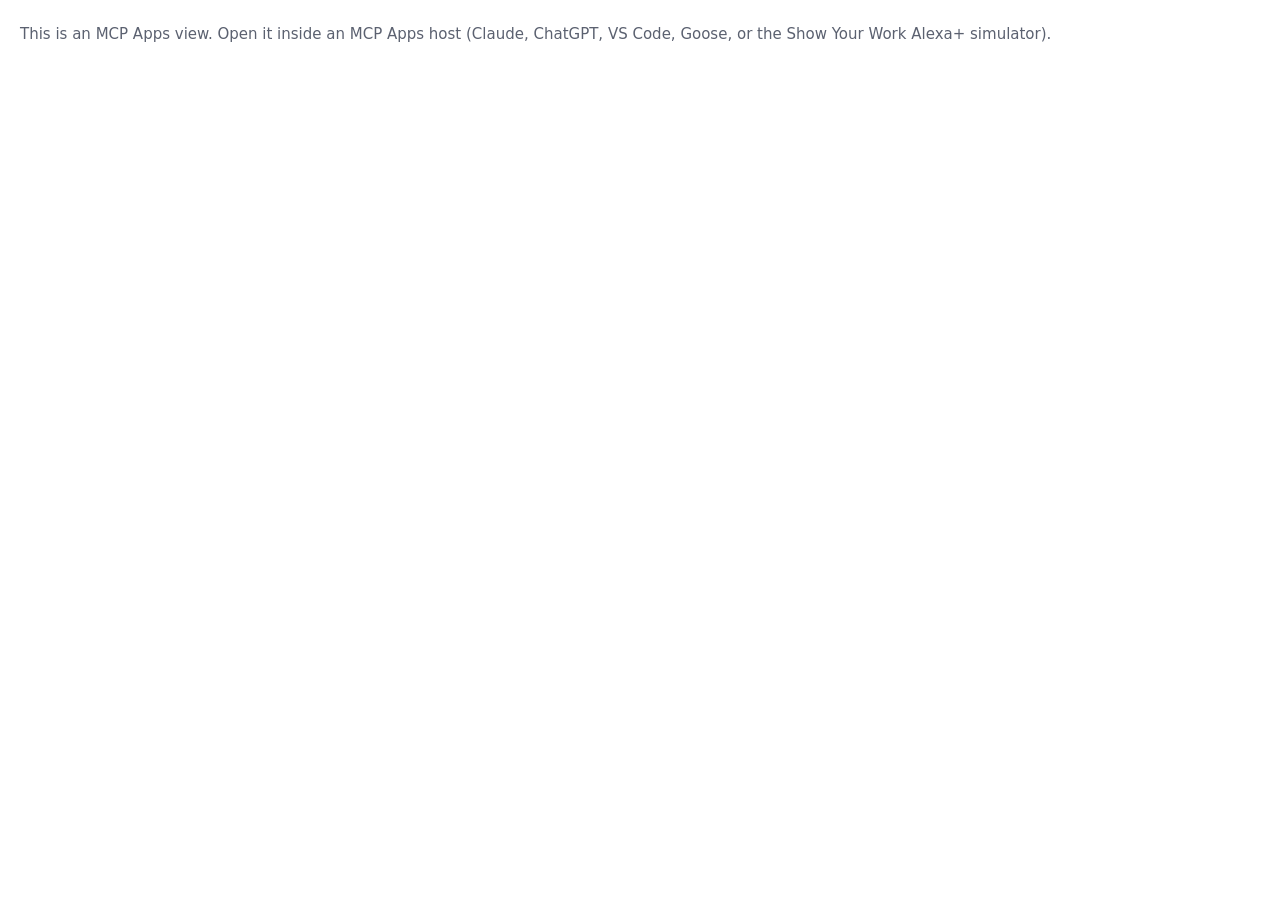
<file: algebraic_compiler/web/card.html>
<!doctype html>
<html lang="en">
<head>
<meta charset="utf-8">
<meta name="viewport" content="width=device-width,initial-scale=1">
<title>Show Your Work certificate</title>
<style>
:root{
  --bg:var(--color-background-primary,#ffffff);
  --bg2:var(--color-background-secondary,#f5f6f8);
  --fg:var(--color-text-primary,#15171c);
  --fg2:var(--color-text-secondary,#5b6170);
  --line:var(--color-border-primary,#e2e5ea);
  --ok:#0b7a54;--ok-bg:#e6f6ef;
  --warn:#9a5200;--warn-bg:#fff3e0;
  --bad:#c0262d;--bad-bg:#fdecec;
  --info:#2458c6;--info-bg:#eaf0fd;
  --radius:var(--border-radius-lg,14px);
  --sans:var(--font-sans,ui-sans-serif,system-ui,-apple-system,"Segoe UI",Roboto,sans-serif);
  --mono:var(--font-mono,ui-monospace,SFMono-Regular,Menlo,Consolas,monospace);
  color-scheme:light dark;
}
:root[data-theme=dark]{
  --bg:var(--color-background-primary,#12151b);--bg2:var(--color-background-secondary,#1b2029);
  --fg:var(--color-text-primary,#eef1f6);--fg2:var(--color-text-secondary,#a3abbb);--line:var(--color-border-primary,#2b3240);
  --ok:#3ccf91;--ok-bg:#0f2a20;--warn:#ffb14a;--warn-bg:#2d2112;--bad:#ff6b70;--bad-bg:#2e1517;--info:#7aa7ff;--info-bg:#152038;
}
@media (prefers-color-scheme:dark){:root:not([data-theme=light]){
  --bg:var(--color-background-primary,#12151b);--bg2:var(--color-background-secondary,#1b2029);
  --fg:var(--color-text-primary,#eef1f6);--fg2:var(--color-text-secondary,#a3abbb);--line:var(--color-border-primary,#2b3240);
  --ok:#3ccf91;--ok-bg:#0f2a20;--warn:#ffb14a;--warn-bg:#2d2112;--bad:#ff6b70;--bad-bg:#2e1517;--info:#7aa7ff;--info-bg:#152038;}}
*{box-sizing:border-box}
html,body{margin:0;background:var(--bg);color:var(--fg);font:15px/1.45 var(--sans)}
body.large{font-size:19px}
.card{padding:18px 20px 16px}
.cols{display:block}
@media (min-width:700px){.cols{display:grid;grid-template-columns:minmax(0,1.35fr) minmax(0,1fr);gap:0 14px;align-items:start}
  .cols .facts{grid-template-columns:1fr;gap:6px;margin-top:10px}
  .cols .fact{display:flex;justify-content:space-between;align-items:baseline;gap:10px;padding:7px 10px}
  .cols .fact span{text-align:right}}
.top{display:flex;align-items:center;gap:10px;flex-wrap:wrap;margin-bottom:8px}
.chip{display:inline-flex;align-items:center;gap:6px;font-weight:650;font-size:.82em;letter-spacing:.04em;text-transform:uppercase;padding:5px 10px;border-radius:999px}
.tone-success .chip{color:var(--ok);background:var(--ok-bg)}
.tone-warning .chip{color:var(--warn);background:var(--warn-bg)}
.tone-danger .chip{color:var(--bad);background:var(--bad-bg)}
.tone-neutral .chip{color:var(--info);background:var(--info-bg)}
.brand{margin-left:auto;color:var(--fg2);font-size:.82em}
h1{font-size:1.45em;line-height:1.2;margin:4px 0 6px;font-weight:700;letter-spacing:-.01em}
.say{color:var(--fg2);margin:0 0 12px}
.box{background:var(--bg2);border:1px solid var(--line);border-radius:var(--radius);padding:12px 14px;margin:10px 0}
.label{font-size:.8em;font-weight:700;letter-spacing:.08em;text-transform:uppercase;color:var(--fg2);margin:0 0 6px}
.eq{font-family:var(--mono);font-size:.98em;margin:1px 0;white-space:pre-wrap;word-break:break-word}
.note{font-size:.82em;color:var(--fg2);margin:6px 0 0}
ol.steps{margin:0;padding-left:1.3em}
ol.steps li{margin:4px 0;font-family:var(--mono);font-size:.95em;white-space:pre-wrap;word-break:break-word}
.hint{border-left:3px solid var(--warn);padding:8px 12px;margin:10px 0;background:var(--warn-bg);border-radius:6px;font-size:.93em}
.facts{display:grid;grid-template-columns:repeat(auto-fit,minmax(150px,1fr));gap:8px;margin:12px 0 4px}
.fact{border:1px solid var(--line);border-radius:10px;padding:8px 10px}
.fact b{display:block;font-size:.78em;letter-spacing:.07em;text-transform:uppercase;color:var(--fg2);font-weight:700}
.fact span{font-family:var(--mono);font-size:.86em;word-break:break-all}
.actions{display:flex;flex-wrap:wrap;gap:8px;margin-top:12px}
button{font:inherit;font-size:.9em;font-weight:600;border-radius:10px;border:1px solid var(--line);background:var(--bg);color:var(--fg);padding:8px 12px;cursor:pointer}
button.primary{background:var(--fg);color:var(--bg);border-color:var(--fg)}
button:disabled{opacity:.5;cursor:default}
button:focus-visible{outline:2px solid var(--info);outline-offset:2px}
#replay{margin:8px 0 0;font-size:.88em;min-height:1.2em}
#replay.ok{color:var(--ok)}#replay.bad{color:var(--bad)}
/* The result of a replay is also marked with a symbol, so it never depends on colour alone. */
#replay.ok::before{content:"✓ "}#replay.bad::before{content:"✗ "}#replay.pending::before{content:"… "}
#replay.ok,#replay.bad{animation:settle .22s ease-out}
@keyframes settle{from{opacity:.25;transform:translateY(3px)}to{opacity:1;transform:none}}
@media (prefers-reduced-motion:reduce){#replay.ok,#replay.bad{animation:none}}
.seal{width:34px;height:34px;flex:none}
details{margin-top:10px}summary{cursor:pointer;color:var(--fg2);font-size:.85em}
pre{font-family:var(--mono);font-size:.8em;max-height:220px;overflow:auto;background:var(--bg2);padding:10px;border-radius:8px;border:1px solid var(--line)}
.empty{color:var(--fg2);padding:24px 20px}
</style>
</head>
<body>
<div id="root" class="empty">Waiting for a result from the host…</div>
<script>
'use strict';
(function(){
  const state = {payload:null, args:null, nextId:1, pending:new Map(), hostContext:{}};
  const inHost = window.parent && window.parent !== window;
  const $ = (tag, attrs, ...kids) => { const el = document.createElement(tag); for (const [k,v] of Object.entries(attrs||{})) { if (k === 'class') el.className = v; else if (k.startsWith('on')) el.addEventListener(k.slice(2), v); else el.setAttribute(k, v); } for (const kid of kids.flat()) if (kid != null) el.append(kid.nodeType ? kid : String(kid)); return el; };

  function send(message){ if (inHost) window.parent.postMessage(message, '*'); }
  function request(method, params){
    const id = state.nextId++;
    send({jsonrpc:'2.0', id, method, params});
    return new Promise((resolve, reject) => {
      state.pending.set(id, {resolve, reject});
      setTimeout(() => { if (state.pending.delete(id)) reject(new Error(method + ' timed out')); }, 30000);
    });
  }
  function notify(method, params){ send({jsonrpc:'2.0', method, params: params || {}}); }

  window.addEventListener('message', event => {
    if (inHost && event.source !== window.parent) return;
    const msg = event.data;
    if (!msg || msg.jsonrpc !== '2.0') return;
    if (msg.id !== undefined && !msg.method) {
      const waiter = state.pending.get(msg.id);
      if (!waiter) return;
      state.pending.delete(msg.id);
      msg.error ? waiter.reject(new Error(msg.error.message || 'Host error')) : waiter.resolve(msg.result);
      return;
    }
    switch (msg.method) {
      case 'ui/notifications/tool-input': state.args = (msg.params || {}).arguments || null; break;
      case 'ui/notifications/tool-result': render(msg.params || {}); break;
      case 'ui/notifications/tool-cancelled': showEmpty('The tool call was cancelled.'); break;
      case 'ui/notifications/host-context-changed': applyContext(msg.params || {}); break;
      case 'ui/resource-teardown': if (msg.id !== undefined) send({jsonrpc:'2.0', id:msg.id, result:{}}); break;
      case 'ping': if (msg.id !== undefined) send({jsonrpc:'2.0', id:msg.id, result:{}}); break;
    }
  });

  function applyContext(ctx){
    Object.assign(state.hostContext, ctx);
    if (ctx.theme) document.documentElement.dataset.theme = ctx.theme;
    const vars = ctx.styles && ctx.styles.variables;
    if (vars) for (const [k, v] of Object.entries(vars)) if (v) document.documentElement.style.setProperty(k, v);
    if (state.hostContext.platform === 'tv' || (ctx.containerDimensions && ctx.containerDimensions.width >= 900)) document.body.classList.add('large');
  }

  function showEmpty(text){ const root = document.getElementById('root'); root.className = 'empty'; root.textContent = text; }

  const chipText = {
    unique_solution:'✓ Verified answer', correct:'✓ Correct · verified', all_steps_valid:'✓ Every step verified',
    error_found:'Mistake found · certified', needs_review:'Needs your confirmation · nothing concluded', incorrect:'Not quite · certified', no_solution:'No solution · certified',
    no_valid_answer:'No valid answer · certified', infinitely_many:'Many solutions · certified', practice:'Practice · key verified',
    progress:'Notebook · re-verified', history:'Notebook', verified:'✓ Replay verified', rejected:'✗ Replay rejected',
    forgery_rejected:'✓ Forgery rejected', no_claim:'No claim made'
  };

  function seal(tone, verdict){
    const color = {success:'var(--ok)', warning:'var(--warn)', danger:'var(--bad)'}[tone] || 'var(--info)';
    const ns = 'http://www.w3.org/2000/svg';
    const svg = document.createElementNS(ns, 'svg'); svg.setAttribute('viewBox', '0 0 40 40'); svg.setAttribute('class', 'seal'); svg.setAttribute('aria-hidden', 'true');
    svg.innerHTML = '<circle cx="20" cy="20" r="17" fill="none" stroke="' + color + '" stroke-width="2.5" stroke-dasharray="4 2.5"/>' +
      '<circle cx="20" cy="20" r="11" fill="' + color + '" opacity=".16"/>' +
      (verdict === 'needs_review'
        ? '<text x="20" y="27" text-anchor="middle" font-size="20" font-weight="700" fill="' + color + '">?</text>'
        : '<path d="M14 20.5l4 4 8-9" fill="none" stroke="' + color + '" stroke-width="3" stroke-linecap="round" stroke-linejoin="round"/>');
    return svg;
  }

  function render(result){
    const payload = result.structuredContent || null;
    if (!payload || !payload.view) { showEmpty((result.content && result.content[0] && result.content[0].text) || 'No structured result.'); return; }
    state.payload = payload;
    const v = payload.view, tone = v.tone || 'neutral';
    const root = document.getElementById('root');
    root.className = 'card tone-' + tone;
    root.replaceChildren();
    root.append($('div', {class:'top'}, seal(tone, v.verdict), $('span', {class:'chip'}, chipText[v.verdict] || v.verdict), $('span', {class:'brand'}, 'Show Your Work · exact over ℚ')));
    root.append($('h1', {}, v.title || ''));
    if (v.detail) root.append($('p', {class:'say'}, v.detail));
    const main = $('div', {}), side = $('div', {});
    root.append($('div', {class:'cols'}, main, side));
    const t = v.translation;
    if (t) {
      const box = $('div', {class:'box'}, $('p', {class:'label'}, 'What I understood — please check'));
      if (t.question) box.append($('p', {class:'note', style:'margin:0 0 6px'}, '“' + t.question + '”'));
      if (t.equations) t.equations.forEach((e, i) => box.append($('div', {class:'eq'}, '(' + (i + 1) + ')  ' + e)));
      if (t.steps) t.steps.forEach((line, i) => box.append($('div', {class:'eq'}, 'Line ' + (i + 1) + ':  ' + line.join(' ;  '))));
      box.append($('p', {class:'note'}, 'Unknowns: ' + t.unknowns.join(', ') + ' · ' + t.domain + '. Turning words into equations is the only AI step; everything after is exact and independently checked.'));
      main.append(box);
    }
    if (v.steps && v.steps.length) {
      main.append($('div', {class:'box'}, $('p', {class:'label'}, payload.kind === 'progress' || payload.kind === 'history' ? 'Recent' : 'Proof you can check'),
        $('ol', {class:'steps'}, v.steps.map(s => $('li', {}, s)))));
    }
    if (v.hint) side.append($('div', {class:'hint'}, v.hint));
    if (v.reveal) {
      const out = $('p', {class:'eq', role:'status', hidden:''}, v.reveal);
      const btn = $('button', {onclick: () => { out.hidden = false; btn.remove(); }}, payload.kind === 'practice' ? 'Reveal answer key' : 'Reveal the verified answer');
      side.append($('div', {class:'actions'}, btn), out);
    }
    const facts = v.facts && v.facts.length ? $('div', {class:'facts'}, v.facts.map(f => $('div', {class:'fact'}, $('b', {}, f.label), $('span', {}, f.value)))) : null;
    if (payload.bundle) {
      const status = $('p', {id:'replay', role:'status', 'aria-live':'polite'}, payload.replay ? `Checked by the independent verifier: ${payload.replay.checks_passed}/${payload.replay.checks_total} checks.` : '');
      const replay = $('button', {class:'primary', onclick: () => call('verify_certificate', {bundle: payload.bundle}, status, r => {
        const rep = r.replay || {}; return [rep.certificate_verified, rep.certificate_verified ? `Replayed just now: ${rep.checks_passed}/${rep.checks_total} independent checks passed.` : 'Replay rejected: ' + (rep.message || rep.code)];
      })}, 'Replay verifier');
      const forge = $('button', {onclick: () => call('forgery_check', {bundle: payload.bundle}, status, r => {
        const rep = r.replay || {}; return [!rep.certificate_verified, rep.certificate_verified ? 'UNEXPECTED: forged certificate accepted.' : `Forgery rejected: changed one number, recomputed the hash — still caught (${rep.message || rep.code}).`];
      })}, 'Try a forgery');
      side.append($('div', {class:'actions'}, replay, forge), status);
    }
    if (facts) side.append(facts);
    if (payload.bundle) side.append($('details', {}, $('summary', {}, 'Portable certificate (JSON)'), $('pre', {}, JSON.stringify(payload.bundle, null, 1))));
    reportSize();
  }

  async function call(name, args, statusEl, interpret){
    if (!inHost) { statusEl.textContent = 'Open this card inside an MCP Apps host to call the verifier.'; return; }
    const buttons = document.querySelectorAll('button'); buttons.forEach(b => b.disabled = true);
    statusEl.className = 'pending'; statusEl.textContent = 'Asking the independent verifier…';
    const started = performance.now();
    try {
      const result = await request('tools/call', {name, arguments: args});
      const [ok, text] = interpret(result.structuredContent || {});
      statusEl.className = ok ? 'ok' : 'bad';
      statusEl.textContent = text + ` (${Math.round(performance.now() - started)} ms)`;
    } catch (error) { statusEl.className = 'bad'; statusEl.textContent = 'Verifier unavailable: ' + error.message; }
    finally { buttons.forEach(b => b.disabled = false); reportSize(); }
  }

  let lastSize = '';
  function measure(){
    const root = document.getElementById('root');
    const width = Math.ceil(document.documentElement.scrollWidth);
    const height = Math.ceil(Math.max(root.getBoundingClientRect().height, root.scrollHeight, document.body.scrollHeight));
    if (!height) return;
    const key = width + 'x' + height; if (key === lastSize) return; lastSize = key;
    notify('ui/notifications/size-changed', {width, height});
  }
  function reportSize(){ measure(); [60, 250, 800].forEach(ms => setTimeout(measure, ms)); }
  new ResizeObserver(measure).observe(document.body);

  async function start(){
    if (!inHost) { showEmpty('This is an MCP Apps view. Open it inside an MCP Apps host (Claude, ChatGPT, VS Code, Goose, or the Show Your Work Alexa+ simulator).'); return; }
    try {
      const init = await request('ui/initialize', {appInfo:{name:'show-your-work-card', version:'0.5.0'},
        appCapabilities:{availableDisplayModes:['inline']}, protocolVersion:'2026-01-26'});
      applyContext((init && init.hostContext) || {});
      notify('ui/notifications/initialized', {});
    } catch (error) { showEmpty('Could not connect to the host: ' + error.message); }
  }
  start();
})();
</script>
</body>
</html>
</file>
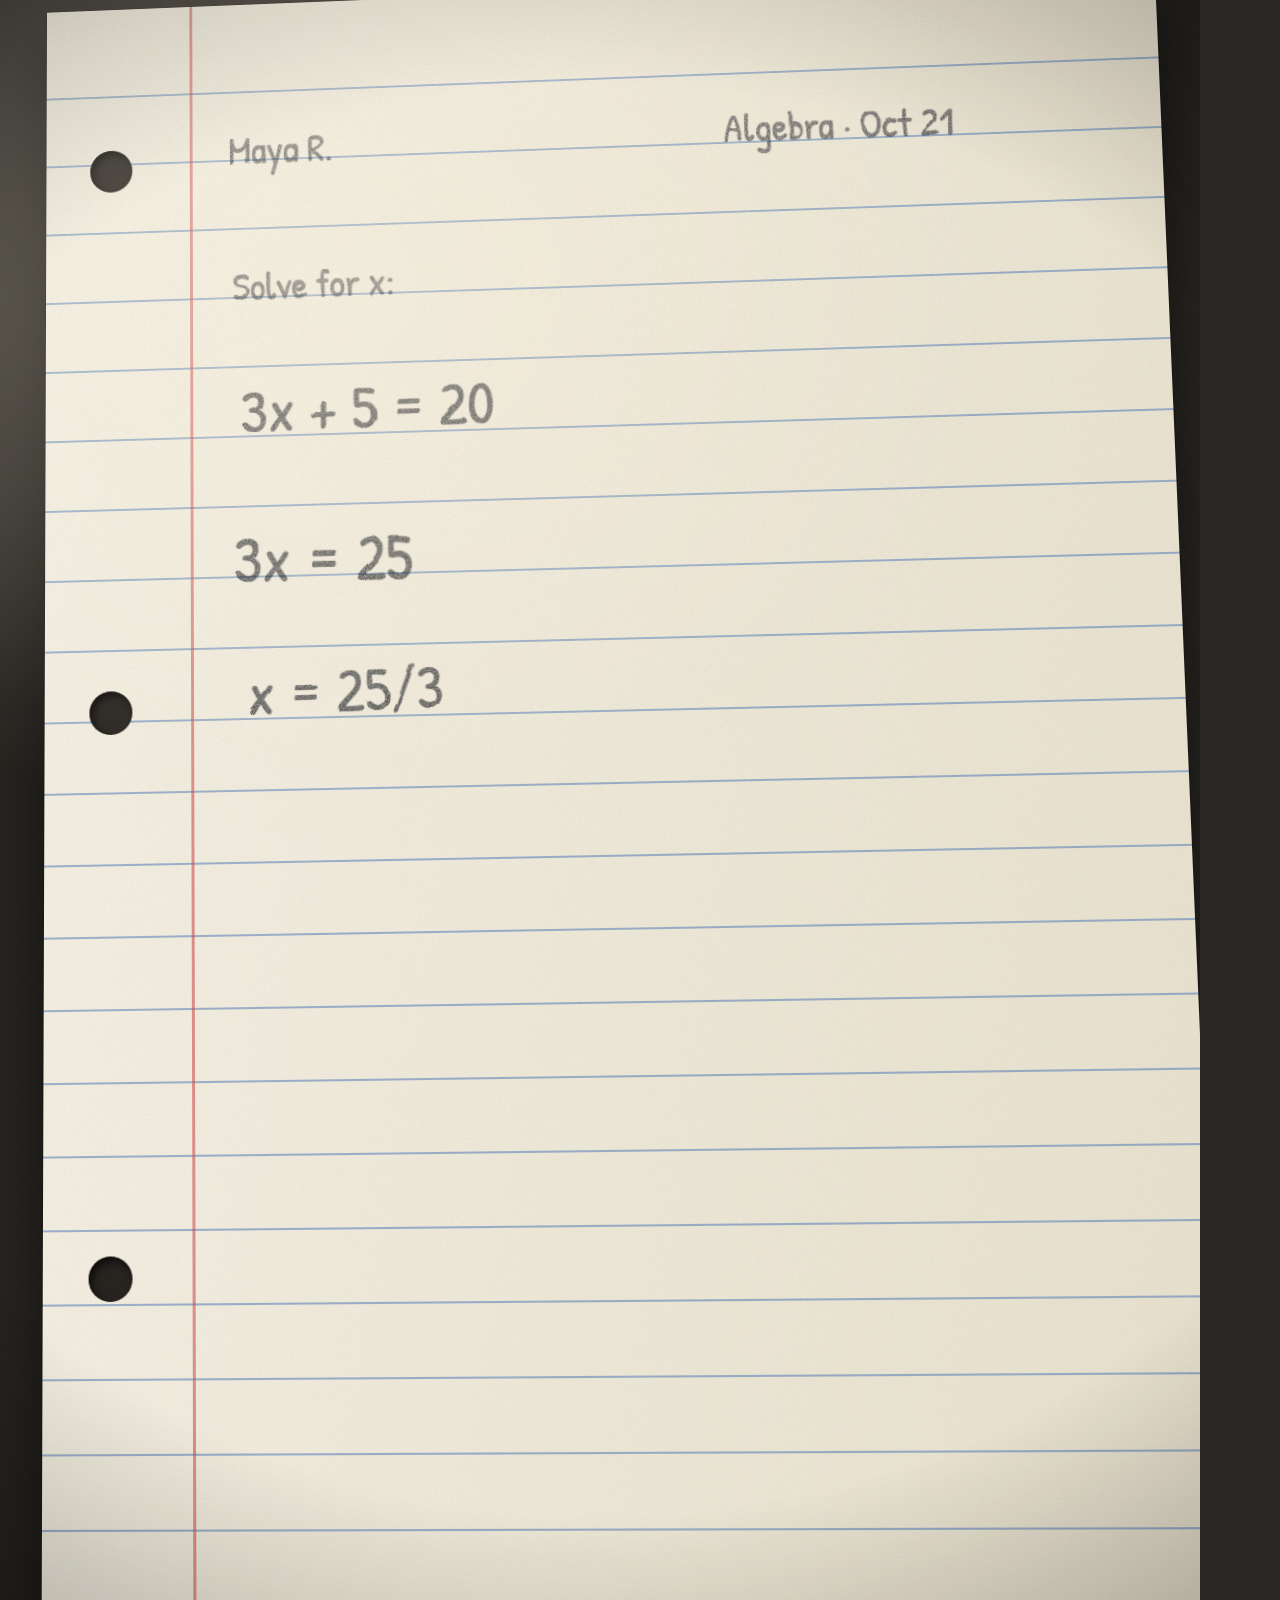
<file: tools/site/sample_sheet.html>
<!doctype html>
<html lang="en">
<head>
<meta charset="utf-8">
<title>Sample homework sheet (rendered, fictional)</title>
<!-- Generator for algebraic_compiler/web/alexa/samples/*.jpg. These are RENDERED pictures of a fictional child's
     pencil work (Maya, Rivera family), not camera photos of a real child. Fonts: Google Fonts (SIL OFL). Build:
       node tools/site/make_samples.mjs
     Pick a sheet with the URL hash: sample_sheet.html#work or #unclear. The page is 1200x1600 CSS pixels. -->
<link rel="preconnect" href="https://fonts.googleapis.com">
<link rel="stylesheet" href="https://fonts.googleapis.com/css2?family=Kalam&family=Patrick+Hand&display=block">
<style>
  html,body{margin:0;background:#2b2926}
  #photo{position:relative;width:1200px;height:1600px;overflow:hidden;
    background:radial-gradient(900px 700px at 20% 15%,#4a463f,#2a2723 70%),#2b2926;filter:blur(.55px) contrast(1.02)}
  /* The page: 72px rules (lines of work sit on them), a red margin, then a little perspective like a phone held above a desk. */
  #page{position:absolute;left:36px;top:-30px;width:1140px;height:1700px;
    transform:perspective(2200px) rotateX(5deg) rotateY(-3.2deg) rotateZ(-1.1deg);transform-origin:50% 40%;
    background:
      linear-gradient(90deg,transparent 150px,rgba(205,70,70,.55) 150px,rgba(205,70,70,.55) 153px,transparent 153px),
      repeating-linear-gradient(180deg,transparent 0,transparent 70px,rgba(86,128,186,.55) 70px,rgba(86,128,186,.55) 72px),
      linear-gradient(100deg,#f6f2e6,#efe9d8 55%,#e9e2cf);
    background-position:0 0,0 22px,0 0;
    box-shadow:0 30px 60px rgba(0,0,0,.55),0 0 0 1px rgba(0,0,0,.12)}
  /* Holes on the left edge. */
  .hole{position:absolute;left:46px;width:44px;height:44px;border-radius:50%;background:#2a2723;box-shadow:inset 3px 4px 8px rgba(0,0,0,.7)}
  .ink{position:absolute;color:#363940;white-space:nowrap;transform-origin:0 80%;mix-blend-mode:multiply;line-height:1;
    text-shadow:0 0 1.1px rgba(59,62,70,.7),.5px .4px 0 rgba(59,62,70,.3);opacity:.94;filter:url(#pencil)}
  .head{font:400 40px/1 'Patrick Hand',cursive;color:#52555f}
  .work{font:400 64px/1 'Patrick Hand',cursive}
  /* The one hard-to-read character: a 5 whose top bar is as round as an S, so it could be either (Kalam draws both alike). */
  .amb{display:inline-block;font:400 62px/1 'Kalam',cursive;transform:translateY(2px) skewX(-7deg)}
  #light{position:absolute;inset:0;pointer-events:none;
    background:radial-gradient(1100px 900px at 28% 18%,rgba(255,246,222,.30),transparent 62%),
      radial-gradient(1500px 1300px at 50% 50%,transparent 55%,rgba(0,0,0,.50) 100%)}
  #grain{position:absolute;inset:0;pointer-events:none;opacity:.22;mix-blend-mode:multiply}
</style>
</head>
<body>
<div id="photo">
  <div id="page"></div>
  <div id="light"></div>
  <svg width="0" height="0" style="position:absolute" aria-hidden="true"><filter id="pencil" x="-5%" y="-20%" width="110%" height="140%">
    <feTurbulence type="fractalNoise" baseFrequency=".035" numOctaves="2" seed="3" result="w"/><feDisplacementMap in="SourceGraphic" in2="w" scale="2.6" result="d"/>
    <feTurbulence type="fractalNoise" baseFrequency="1.1" numOctaves="1" seed="11" result="g"/>
    <feColorMatrix in="g" type="matrix" values="0 0 0 0 0  0 0 0 0 0  0 0 0 0 0  0 0 0 -1.3 1.38" result="mask"/><feComposite in="d" in2="mask" operator="in"/></filter></svg>
  <svg id="grain" width="1200" height="1600" aria-hidden="true"><filter id="n"><feTurbulence type="fractalNoise" baseFrequency=".9" numOctaves="2" seed="7"/><feColorMatrix values="0 0 0 0 .5  0 0 0 0 .5  0 0 0 0 .5  0 0 0 .9 0"/></filter><rect width="100%" height="100%" filter="url(#n)"/></svg>
</div>
<script>
'use strict';
// Which sheet is drawn comes from the URL hash. In `unclear` the second line ends in a character that is a 5 or an S (in this sheet's own words: the child meant 15).
const SHEETS = {
  work: {lines: ['3x + 5 = 20', '3x = 25', 'x = 25/3']},
  unclear: {lines: ['3x + 5 = 20', '3x = 1<span class="amb">S</span>', 'x = 5']},
};
const sheet = SHEETS[location.hash.slice(1)] || SHEETS.work;
const page = document.getElementById('page');
const add = (cls, html, x, ruleNo, dx, dy, rot, size) => {
  const n = document.createElement('div');
  n.className = 'ink ' + cls;
  n.innerHTML = html;
  n.style.left = x + dx + 'px';
  n.style.top = (ruleNo * 72 + 22 - (cls === 'work' ? 56 : 35) + dy) + 'px';  // the baseline sits just above rule number ruleNo
  n.style.transform = `rotate(${rot}deg)`;
  if (size) n.style.fontSize = size;
  page.append(n);
  return n;
};
for (let i = 0; i < 3; i++) { const h = document.createElement('div'); h.className = 'hole'; h.style.top = (150 + i * 560) + 'px'; page.append(h); }
add('head', 'Maya R.', 190, 2, 0, 3, -0.4);
add('head', 'Algebra · Oct 21', 700, 2, 0, -2, 0.3);
add('head', 'Solve for x:', 190, 4, 4, 2, -0.5);
// Per-line wobble: a little rotation, baseline drift, indent and size, as in a real hand.
const wobble = [[2, -3, -0.6, '62px'], [-6, 4, 0.5, '65px'], [8, -2, -0.9, '61px']];
sheet.lines.forEach((text, i) => add('work', text, 200, 6 + i * 2, wobble[i][0], wobble[i][1], wobble[i][2], wobble[i][3]));
// Ground truth for QA: each line of work as a [left, top, right, bottom] box in the final picture, on a 0-1000 scale.
window.workBoxes = () => [...page.querySelectorAll('.work')].map(n => {
  const r = n.getBoundingClientRect();
  return [r.left, r.top, r.right, r.bottom].map((v, k) => Math.round(v / (k % 2 ? 1.6 : 1.2)));
});
document.fonts.ready.then(() => { document.title = 'ready'; });
</script>
</body>
</html>
</file>
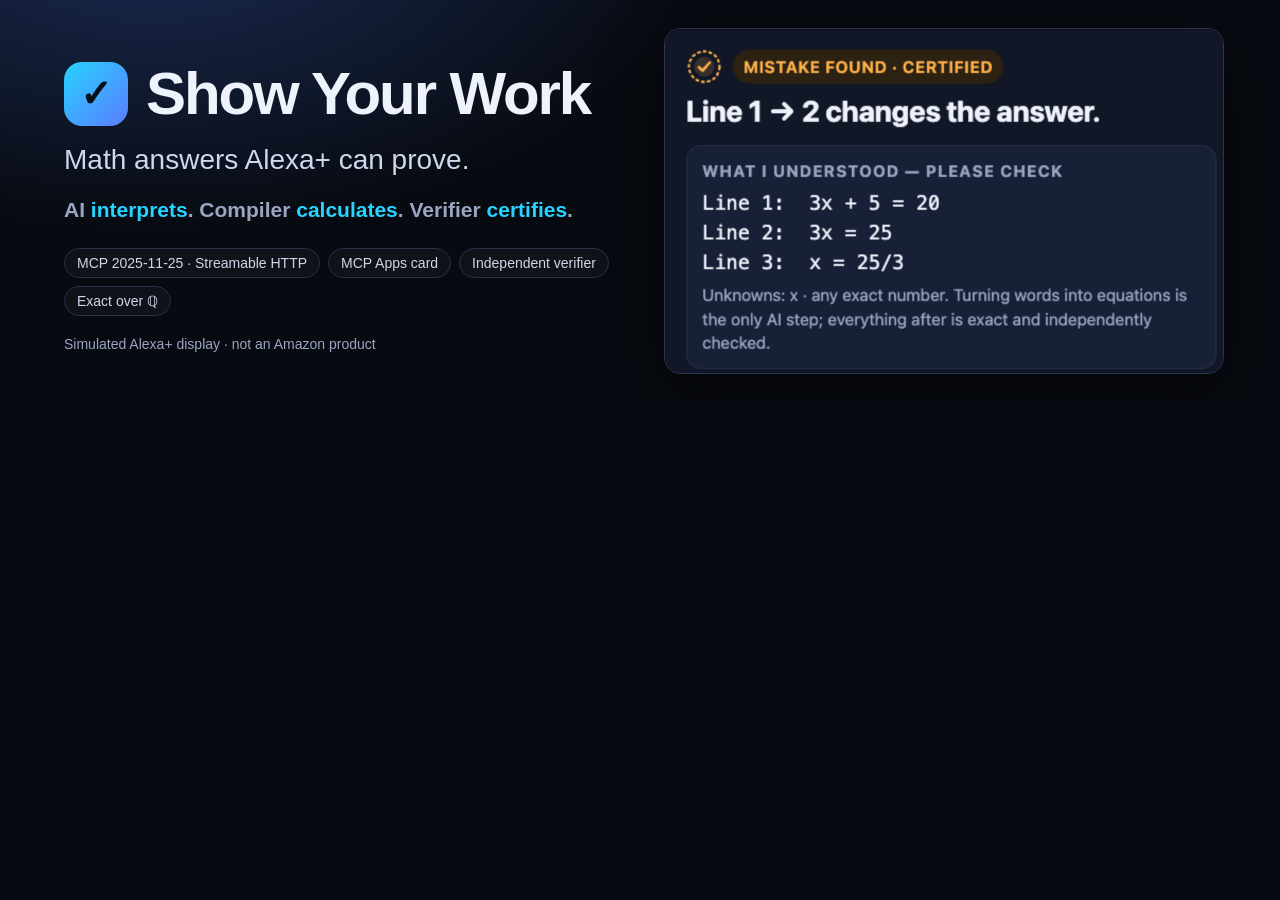
<file: tools/video/banner.html>
<!doctype html>
<html lang="en">
<head>
<meta charset="utf-8">
<title>Show Your Work banner</title>
<style>
:root{--bg:#070a10;--text:#eef2fb;--muted:#9aa6bf;--accent:#27d3ff;--accent2:#5b7cff;--warn:#ffb14a}
*{box-sizing:border-box}
html,body{margin:0;width:100%;height:100%;overflow:hidden;background:var(--bg)}
.frame{position:relative;width:1280px;height:400px;overflow:hidden;transform-origin:0 0;
  background:radial-gradient(900px 500px at 12% -20%,#1b2c55 0%,var(--bg) 62%);color:var(--text);
  font-family:ui-sans-serif,-apple-system,BlinkMacSystemFont,"SF Pro Display","Segoe UI",sans-serif}
.left{position:absolute;left:64px;top:62px;width:560px}
.row{display:flex;align-items:center;gap:18px;margin-bottom:18px}
.logo{width:64px;height:64px;border-radius:18px;display:grid;place-items:center;font-size:38px;font-weight:800;color:#061018;
  background:linear-gradient(135deg,var(--accent),var(--accent2))}
h1{font-size:60px;line-height:1;margin:0;letter-spacing:-.035em}
.sub{font-size:28px;color:#cfd7ea;margin:0 0 22px}
.thesis{font-size:21px;font-weight:650;color:var(--muted);margin:0 0 26px}
.thesis span{color:var(--accent)}
.chips{display:flex;flex-wrap:wrap;gap:8px}
.sim{margin:20px 0 0;font-size:14px;color:var(--muted)}
.chips span{font-size:14px;border:1px solid #26314a;border-radius:999px;padding:6px 12px;color:#cfd7ea;background:rgba(255,255,255,.03)}
.shot{position:absolute;right:56px;top:28px;width:560px;height:346px;border-radius:16px;overflow:hidden;border:1px solid #2a3552;
  background:#111726;box-shadow:0 24px 60px rgba(0,0,0,.55)}
.shot img{position:absolute;display:block;width:980px;left:0;top:0}
.social .frame{height:640px}.social .left{top:170px}.social .shot{top:147px}
</style>
</head>
<body>
<div class="frame" id="frame">
  <div class="left">
    <div class="row"><div class="logo">✓</div><h1>Show Your Work</h1></div>
    <p class="sub">Math answers Alexa+ can prove.</p>
    <p class="thesis">AI <span>interprets</span>. Compiler <span>calculates</span>. Verifier <span>certifies</span>.</p>
    <div class="chips"><span>MCP 2025-11-25 · Streamable HTTP</span><span>MCP Apps card</span><span>Independent verifier</span><span>Exact over ℚ</span></div>
    <p class="sim">Simulated Alexa+ display · not an Amazon product</p>
  </div>
  <div class="shot"><img src="../../docs/images/card-work.png" alt=""></div>
</div>
<script>
if (location.hash === '#social') document.body.classList.add('social');
function fit(){ document.getElementById('frame').style.transform = 'scale(' + (innerWidth / 1280) + ')'; }
addEventListener('resize', fit); fit();
</script>
</body>
</html>
</file>
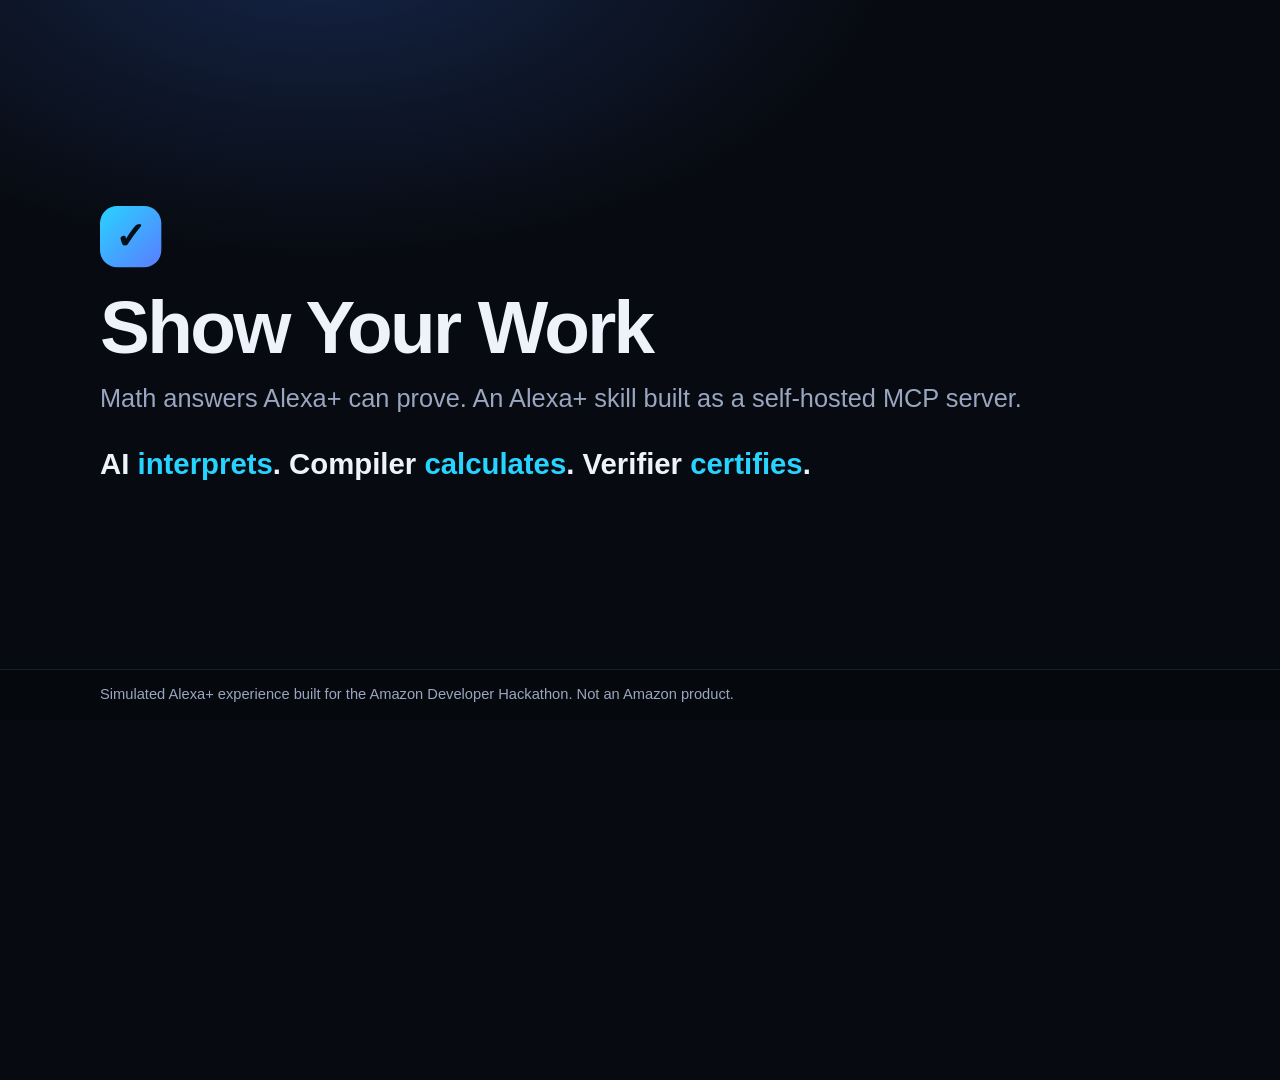
<file: tools/video/cards.html>
<!doctype html>
<html lang="en">
<head>
<meta charset="utf-8">
<title>Show Your Work · video cards</title>
<style>
:root{--bg:#070a10;--text:#eef2fb;--muted:#9aa6bf;--accent:#27d3ff;--accent2:#5b7cff;--ok:#3ccf91;--warn:#ffb14a;--line:#222b3d}
*{box-sizing:border-box}
html,body{margin:0;width:100%;height:100%;overflow:hidden;background:var(--bg)}
.frame{position:relative;width:1920px;height:1080px;overflow:hidden;transform-origin:0 0;background:radial-gradient(1400px 800px at 25% -10%,#16264a 0%,var(--bg) 62%);color:var(--text);font:28px/1.4 ui-sans-serif,-apple-system,BlinkMacSystemFont,"SF Pro Display","Segoe UI",sans-serif}
section{position:absolute;inset:0;padding:120px 150px;display:none;flex-direction:column;justify-content:center}
section.on{display:flex;animation:in .6s ease both}
@keyframes in{from{opacity:0;transform:translateY(14px)}to{opacity:1;transform:none}}
.logo{width:92px;height:92px;border-radius:26px;display:grid;place-items:center;font-size:56px;font-weight:800;color:#061018;background:linear-gradient(135deg,var(--accent),var(--accent2));margin-bottom:34px}
h1{font-size:112px;line-height:1.02;margin:0 0 22px;letter-spacing:-.035em}
h2{font-size:72px;line-height:1.08;margin:0 0 28px;letter-spacing:-.025em}
.sub{font-size:38px;color:var(--muted);margin:0}
.thesis{font-size:44px;font-weight:650;margin-top:40px}
.thesis span{color:var(--accent)}
.stats{display:grid;grid-template-columns:1fr 1fr;gap:40px;margin-top:20px}
.stat{border:1px solid var(--line);border-radius:28px;padding:40px 44px;background:rgba(255,255,255,.03)}
.stat b{display:block;font-size:120px;line-height:1;letter-spacing:-.04em;background:linear-gradient(135deg,var(--accent),var(--accent2));-webkit-background-clip:text;color:transparent}
.stat p{margin:16px 0 0;font-size:34px}
.stat small{display:block;margin-top:18px;color:var(--muted);font-size:22px}
.question{margin-top:54px;font-size:56px;font-weight:700}
.arch{display:grid;grid-template-columns:repeat(4,1fr);gap:26px;margin-top:30px}
.node{border:1px solid var(--line);border-radius:26px;padding:30px;background:rgba(255,255,255,.035);min-height:300px}
.node .k{font-size:20px;letter-spacing:.12em;text-transform:uppercase;color:var(--accent);font-weight:700}
.node h3{font-size:38px;margin:12px 0 12px;letter-spacing:-.01em}
.node p{margin:0;color:var(--muted);font-size:25px}
.node.ai .k{color:var(--warn)}.node.ver .k{color:var(--ok)}
.flow{margin-top:30px;font-size:28px;color:var(--muted)}
.flow b{color:var(--text)}
.tags{display:flex;gap:14px;flex-wrap:wrap;margin-top:34px}
.tags span{border:1px solid var(--line);border-radius:999px;padding:10px 20px;font-size:24px;color:#cfd7ea}
.url{margin-top:44px;font-size:30px;color:var(--muted);font-family:ui-monospace,Menlo,monospace}
.term{margin-top:26px;border:1px solid var(--line);border-radius:22px;background:#0b0f17;padding:34px 40px;font:26px/1.55 ui-monospace,Menlo,monospace;color:#d6deef;white-space:pre-wrap}
.term .p{color:var(--muted)}.term .u{color:#fff}.term .t{color:var(--accent)}.term .ok{color:var(--ok)}.term .w{color:var(--warn)}
.meta{margin-top:22px;font-size:22px;color:var(--muted)}
/* Step-by-step reveal for the recorder: with body.reveal, [data-rv=n] shows once rv(n) has been called (otherwise everything is visible). */
body.reveal [data-rv]{opacity:0;transition:opacity .55s ease,transform .55s ease}
body.reveal .stat[data-rv],body.reveal .node[data-rv],body.reveal .question[data-rv],body.reveal .flow[data-rv],body.reveal .tags[data-rv]{transform:translateY(14px)}
body.reveal [data-rv].on{opacity:1}
body.reveal .stat[data-rv].on,body.reveal .node[data-rv].on,body.reveal .question[data-rv].on,body.reveal .flow[data-rv].on,body.reveal .tags[data-rv].on{transform:none}
.lower{position:absolute;left:0;right:0;bottom:0;padding:22px 150px;font-size:22px;color:var(--muted);border-top:1px solid var(--line);background:rgba(0,0,0,.25)}
</style>
</head>
<body>
<div class="frame" id="frame">
<section id="title">
  <div class="logo">✓</div>
  <h1>Show Your Work</h1>
  <p class="sub">Math answers Alexa+ can prove. An Alexa+ skill built as a self-hosted MCP server.</p>
  <p class="thesis">AI <span>interprets</span>. Compiler <span>calculates</span>. Verifier <span>certifies</span>.</p>
  <div class="lower">Simulated Alexa+ experience built for the Amazon Developer Hackathon. Not an Amazon product.</div>
</section>
<section id="why">
  <h2>Kids already ask AI for math help.</h2>
  <div class="stats">
    <div class="stat" data-rv="1"><b>~4 in 10</b><p>U.S. teens have used AI chatbots to solve math problems.</p><small>Pew Research Center, “How Teens Use and View AI”, Feb 2026 (survey Sept–Oct 2025, n = 1,458 teens)</small></div>
    <div class="stat" data-rv="2"><b>up to 65%</b><p>accuracy drop when one irrelevant clause is added to a math word problem.</p><small>Mirzadeh et al., “GSM-Symbolic”, Apple Machine Learning Research, 2024</small></div>
  </div>
  <p class="question" data-rv="3">What if Alexa had to prove it?</p>
</section>
<section id="arch">
  <h2>How it works</h2>
  <div class="arch">
    <div class="node ai" data-rv="1"><div class="k">AI reads</div><h3>Alexa+ agent</h3><p>Turns a photo or spoken words into typed equations and shows them back. It never calculates.</p></div>
    <div class="node" data-rv="2"><div class="k">MCP · 2025-11-25</div><h3>Show Your Work server</h3><p>Self-hosted, Streamable HTTP, public endpoint. 10 tools, 4 prompts, an MCP Apps card.</p></div>
    <div class="node" data-rv="3"><div class="k">Compiler calculates</div><h3>Exact over ℚ</h3><p>No floats, no eval. Every answer carries a witness: a combination, a contradiction, or a counterexample.</p></div>
    <div class="node ver" data-rv="4"><div class="k">Verifier certifies</div><h3>Independent replay</h3><p>Never imports the compiler. Replays on the server, in your browser, or anywhere.</p></div>
  </div>
  <p class="flow" data-rv="5"><b>Clients:</b> simulated Alexa+ display · public web page (browser MCP client) · Claude Code · any MCP host &nbsp;·&nbsp; <b>Family notebook</b> re-verified on every read</p>
  <div class="tags" data-rv="5"><span>Gemini agent and page reading in the demo</span><span>Claude &amp; Bedrock providers wired</span><span id="tests">115 automated tests</span><span>rehashed forgeries rejected</span></div>
</section>
<section id="claude">
  <h2>The same MCP server, in Claude Code</h2>
  <div class="term"><span data-rv="1"><span class="p">$</span> <span class="u">claude -p --mcp-config mcp.json</span> <span class="p">"Maya's lines: 3x + 5 = 20, then 3x = 25, then x = 25/3. Is her work right?"</span>
<span class="p">  mcp.json → show-your-work · https://show-your-work-mcp.onrender.com/mcp (Streamable HTTP)</span>

</span><span data-rv="2"><span class="t">⏺ show-your-work · check_work</span>  steps: [["3x + 5 = 20"], ["3x = 25"], ["x = 25/3"]]
<span class="ok">  ⎿ MATHEMATICALLY_REJECTED · work.error_found · certificate_verified: true · replay 17/17</span>

</span><span data-rv="3"><span class="u">⏺ No, Maya's work isn't right. The verified check found the mistake in her first step
  (3x + 5 = 20 → 3x = 25), because x = 5 satisfies the original equation but not 3x = 25.</span></div>
  <p class="meta">Real run on 2026-10-21 · Claude Code 2.1.305 · claude-sonnet-5-5 · certificate fe69209a44cc5aed… · output shortened</p>
</section>
<section id="close">
  <div class="logo">✓</div>
  <h1>Show Your Work</h1>
  <p class="sub">For parents, tutors and teachers.</p>
  <p class="thesis">AI <span>reads</span>. Compiler <span>calculates</span>. Verifier <span>certifies</span>.</p>
  <p class="url">Try it in your browser: akari-h-111.github.io/algebraic-constraint-compiler<br>Source: github.com/Akari-H-111/algebraic-constraint-compiler<br>MCP endpoint: show-your-work-mcp.onrender.com/mcp</p>
  <div class="lower">Simulated Alexa+ experience built for the Amazon Developer Hackathon. Not an Amazon product.</div>
</section>
</div>
<script>
function show(){ const id = location.hash.slice(1) || 'title'; document.querySelectorAll('section').forEach(s => s.classList.toggle('on', s.id === id)); }
function fit(){ document.getElementById('frame').style.transform = 'scale(' + (innerWidth / 1920) + ')'; }
window.rv = n => document.querySelectorAll('[data-rv]').forEach(e => e.classList.toggle('on', Number(e.dataset.rv) <= n));
window.addEventListener('hashchange', show); window.addEventListener('resize', fit); fit(); show();
</script>
</body>
</html>
</file>
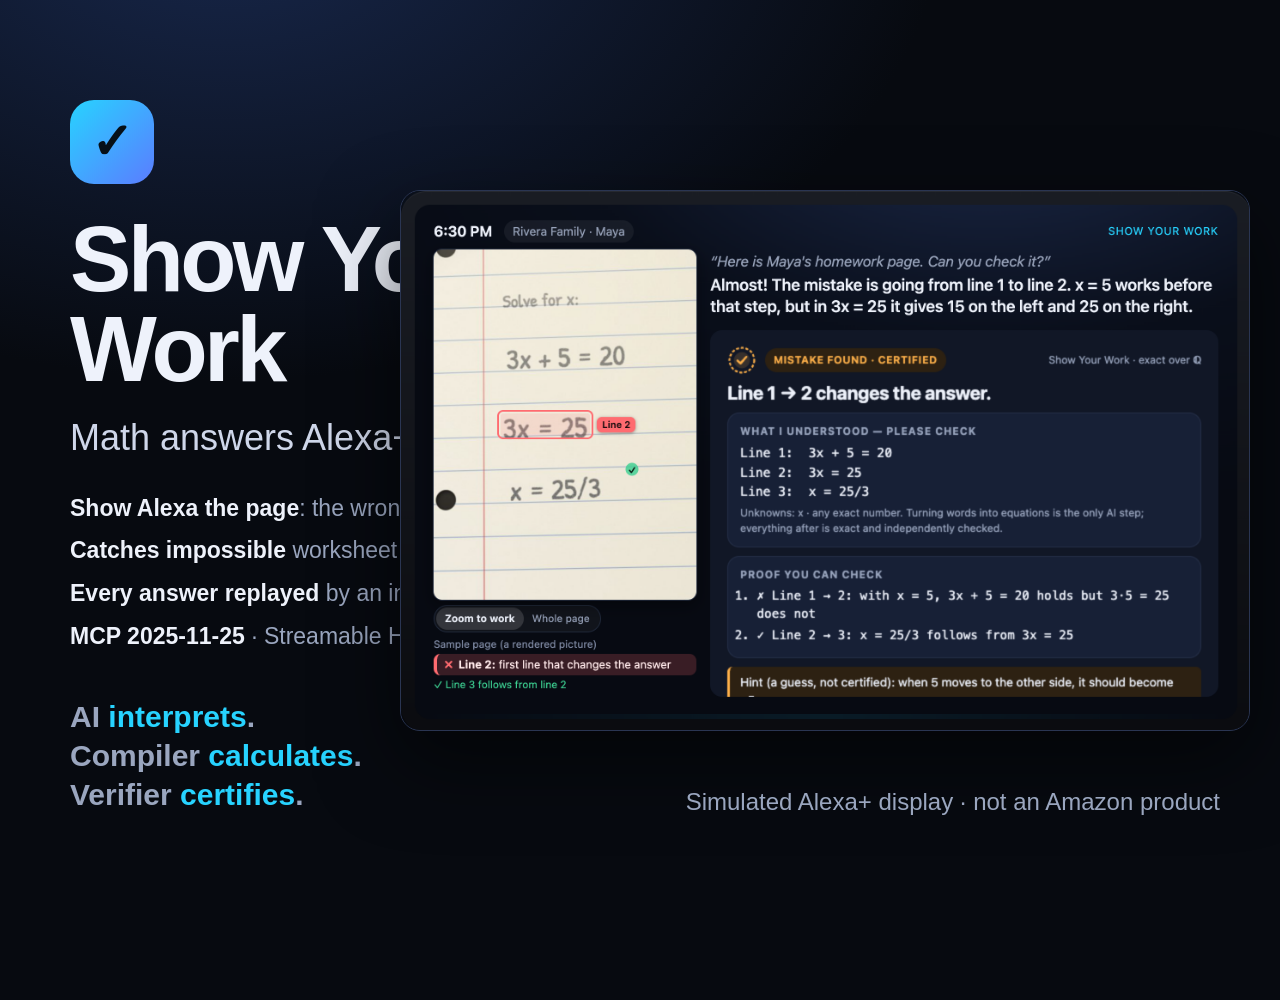
<file: tools/video/thumbnail.html>
<!doctype html>
<html lang="en">
<head>
<meta charset="utf-8">
<title>Show Your Work thumbnail</title>
<style>
:root{--bg:#070a10;--text:#eef2fb;--muted:#9aa6bf;--accent:#27d3ff;--accent2:#5b7cff;--warn:#ffb14a;--ok:#3ccf91;--line:#222b3d}
*{box-sizing:border-box}
html,body{margin:0;width:1500px;height:1000px;overflow:hidden;background:radial-gradient(1200px 800px at 15% -10%,#18284d 0%,var(--bg) 60%);color:var(--text);font-family:ui-sans-serif,-apple-system,BlinkMacSystemFont,"SF Pro Display","Segoe UI",sans-serif}
.left{position:absolute;left:70px;top:100px;width:560px}
.logo{width:84px;height:84px;border-radius:24px;display:grid;place-items:center;font-size:50px;font-weight:800;color:#061018;background:linear-gradient(135deg,var(--accent),var(--accent2));margin-bottom:30px}
h1{font-size:92px;line-height:.98;margin:0 0 22px;letter-spacing:-.04em}
.sub{font-size:36px;line-height:1.2;color:#cfd7ea;margin:0 0 34px}
.chips{display:flex;flex-direction:column;gap:14px}
.chip{font-size:23px;line-height:1.25;color:var(--muted)}.chip b{color:var(--text)}
.thesis{margin:46px 0 0;font-size:30px;font-weight:650;line-height:1.3;color:var(--muted)}
.sim{position:absolute;right:60px;bottom:60px;font-size:24px;color:var(--muted)}
.thesis span{color:var(--accent)}
.shot{position:absolute;right:30px;top:190px;width:850px;height:541px;border-radius:20px;overflow:hidden;border:1px solid #2a3552;background:#111726;box-shadow:0 30px 80px rgba(0,0,0,.55)}
.shot img{position:absolute;display:block;width:850px;left:0;top:0}
/* #wide: the 16:9 version used as a video poster (1280x720) */
body.wide{width:1280px;height:720px}html:has(body.wide){width:1280px;height:720px}
.wide .left{left:52px;top:44px;width:500px}.wide .logo{width:64px;height:64px;font-size:38px;border-radius:18px;margin-bottom:18px}
.wide h1{font-size:78px;margin-bottom:16px}.wide .sub{font-size:30px;margin-bottom:22px}.wide .chips{gap:10px}.wide .chip{font-size:18px}
.wide .thesis{font-size:26px;margin-top:26px}
.wide .shot{right:30px;top:130px;width:690px;height:439px;border-radius:18px}.wide .shot img{width:690px}
.wide .sim{right:40px;top:588px;font-size:20px}
</style>
</head>
<body>
<div class="left">
  <div class="logo">✓</div>
  <h1>Show Your Work</h1>
  <p class="sub">Math answers Alexa+ can prove.</p>
  <div class="chips">
    <div class="chip"><b>Show Alexa the page</b>: the wrong line gets a red box</div>
    <div class="chip"><b>Catches impossible</b> worksheet problems</div>
    <div class="chip"><b>Every answer replayed</b> by an independent verifier</div>
    <div class="chip"><b>MCP 2025-11-25</b> · Streamable HTTP · MCP Apps</div>
  </div>
  <p class="thesis">AI <span>interprets</span>.<br>Compiler <span>calculates</span>.<br>Verifier <span>certifies</span>.</p>
</div>
<div class="shot"><img src="../../docs/images/photo-check.png" alt=""></div>
<p class="sim">Simulated Alexa+ display · not an Amazon product</p>
<script>if (location.hash === '#wide') document.body.classList.add('wide');</script>
</body>
</html>
</file>
